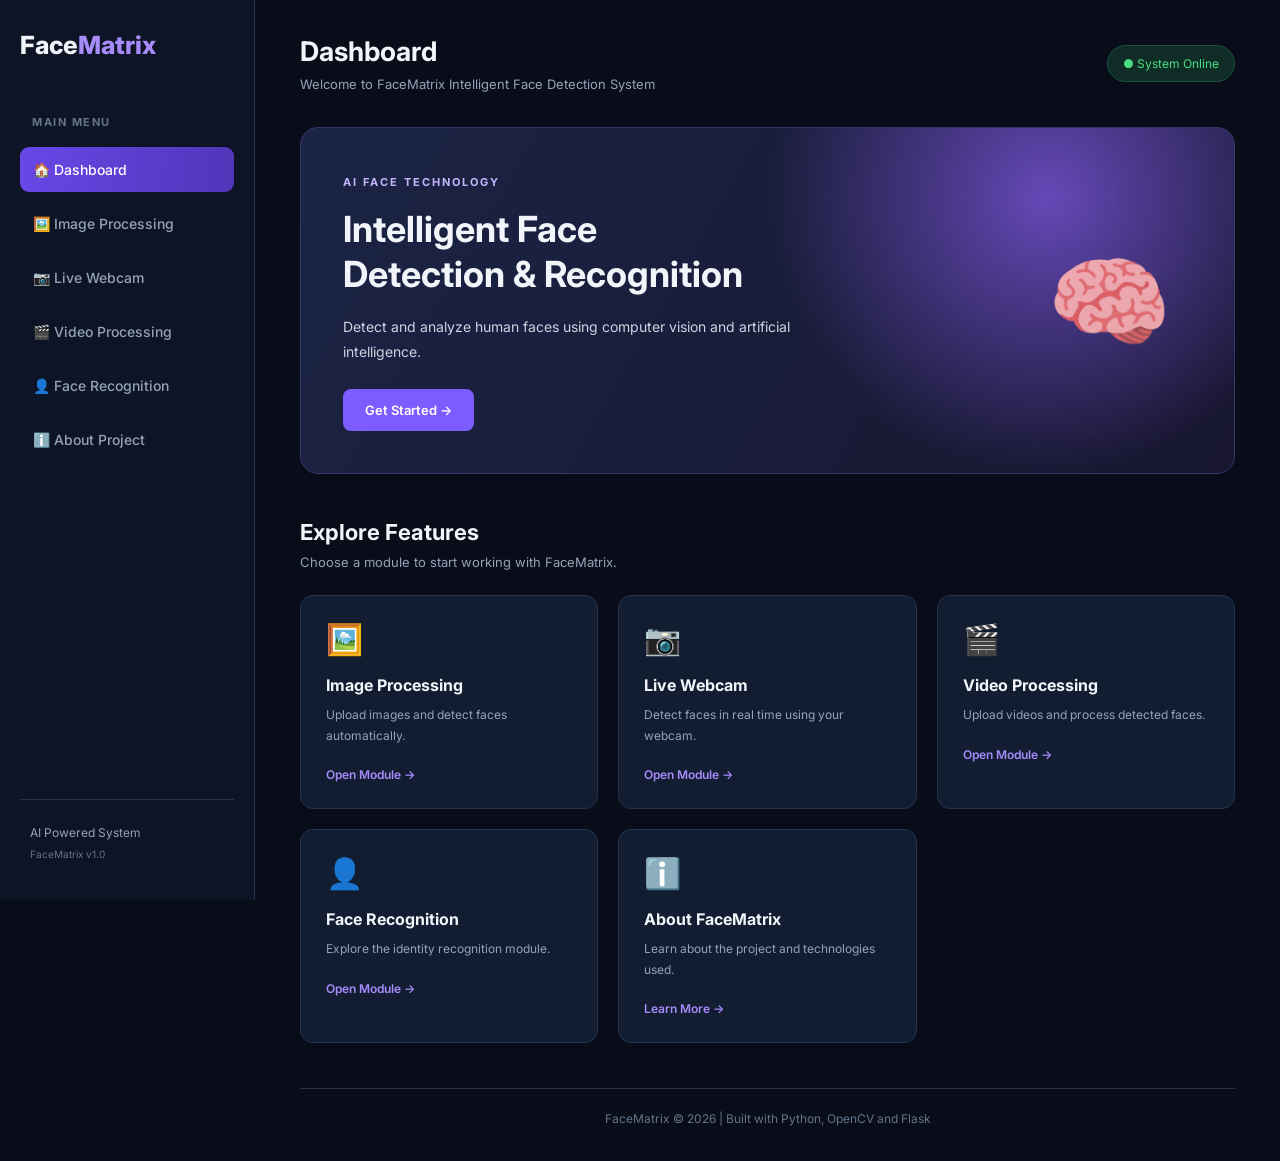
<file: frontend/index.html>
<!DOCTYPE html>
<html lang="en">
<head>
    <meta charset="UTF-8">
    <meta name="viewport" content="width=device-width, initial-scale=1.0">
    <title>FaceMatrix | Home</title>
    <link rel="stylesheet" href="style.css">
</head>
<body>

    <div class="app-layout">

        <aside class="sidebar">
            <h2 class="logo">Face<span>Matrix</span></h2>

            <p class="menu-heading">MAIN MENU</p>

            <nav>
                <a href="index.html" class="active">🏠 Dashboard</a>
                <a href="image.html">🖼️ Image Processing</a>
                <a href="webcam.html">📷 Live Webcam</a>
                <a href="video.html">🎬 Video Processing</a>
                <a href="recognition.html">👤 Face Recognition</a>
                <a href="about.html">ℹ️ About Project</a>
            </nav>

            <div class="sidebar-footer">
                <p>AI Powered System</p>
                <small>FaceMatrix v1.0</small>
            </div>
        </aside>

        <main class="main-content">

            <header class="topbar">
                <div>
                    <h1>Dashboard</h1>
                    <p>Welcome to FaceMatrix Intelligent Face Detection System</p>
                </div>
                <div class="status-badge">● System Online</div>
            </header>

            <section class="hero">
                <div>
                    <span class="hero-tag">AI FACE TECHNOLOGY</span>
                    <h2>Intelligent Face<br>Detection & Recognition</h2>
                    <p>
                        Detect and analyze human faces using computer vision
                        and artificial intelligence.
                    </p>
                    <a href="image.html" class="primary-btn">Get Started →</a>
                </div>
                <div class="hero-icon">🧠</div>
            </section>

            <section class="features">
                <h2>Explore Features</h2>
                <p class="section-description">
                    Choose a module to start working with FaceMatrix.
                </p>

                <div class="feature-grid">

                    <a href="image.html" class="feature-card">
                        <div class="feature-icon">🖼️</div>
                        <h3>Image Processing</h3>
                        <p>Upload images and detect faces automatically.</p>
                        <span>Open Module →</span>
                    </a>

                    <a href="webcam.html" class="feature-card">
                        <div class="feature-icon">📷</div>
                        <h3>Live Webcam</h3>
                        <p>Detect faces in real time using your webcam.</p>
                        <span>Open Module →</span>
                    </a>

                    <a href="video.html" class="feature-card">
                        <div class="feature-icon">🎬</div>
                        <h3>Video Processing</h3>
                        <p>Upload videos and process detected faces.</p>
                        <span>Open Module →</span>
                    </a>

                    <a href="recognition.html" class="feature-card">
                        <div class="feature-icon">👤</div>
                        <h3>Face Recognition</h3>
                        <p>Explore the identity recognition module.</p>
                        <span>Open Module →</span>
                    </a>

                    <a href="about.html" class="feature-card">
                        <div class="feature-icon">ℹ️</div>
                        <h3>About FaceMatrix</h3>
                        <p>Learn about the project and technologies used.</p>
                        <span>Learn More →</span>
                    </a>

                </div>
            </section>

            <footer class="dashboard-footer">
                FaceMatrix © 2026 | Built with Python, OpenCV and Flask
            </footer>

        </main>
    </div>

</body>
</html>
</file>
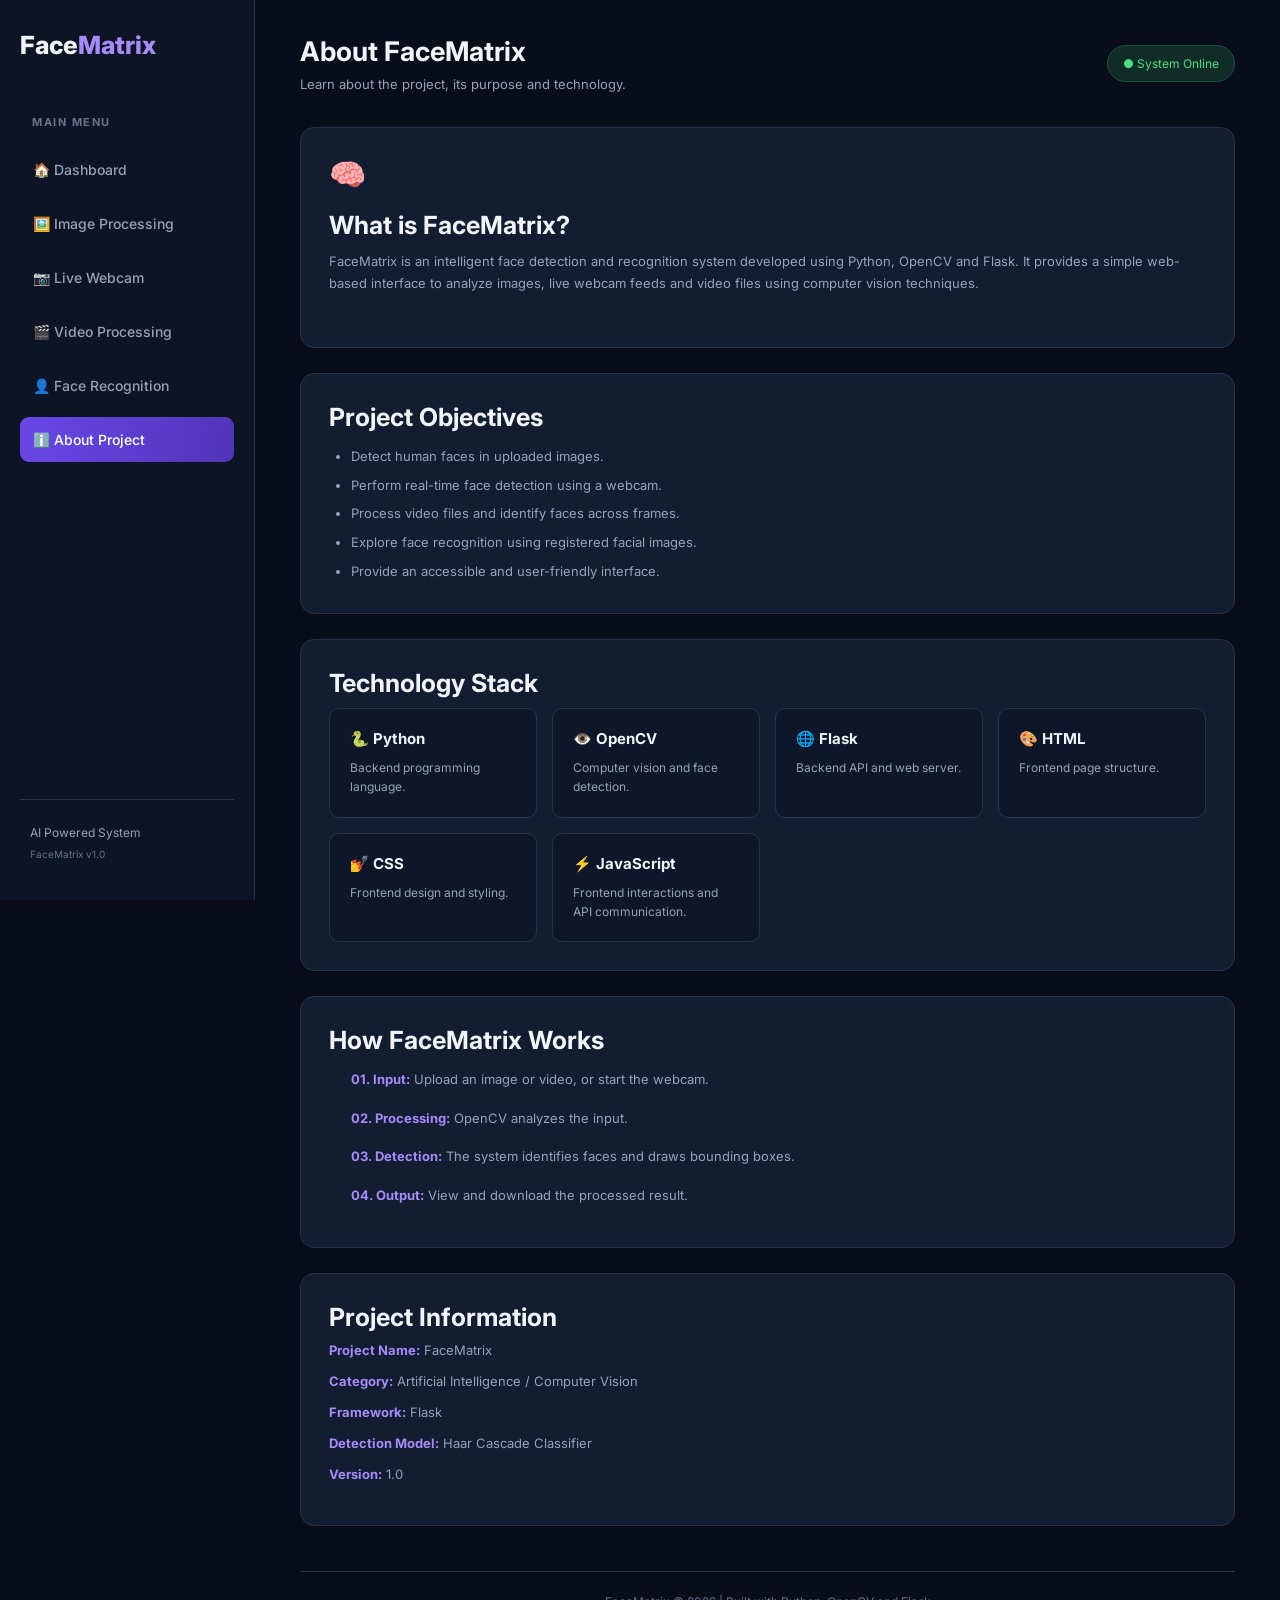
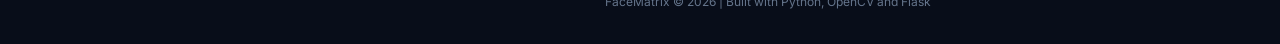
<file: frontend/about.html>
<!DOCTYPE html>
<html lang="en">
<head>
    <meta charset="UTF-8">
    <meta name="viewport" content="width=device-width, initial-scale=1.0">
    <title>FaceMatrix | About Project</title>
    <link rel="stylesheet" href="style.css">
</head>
<body>

<div class="app-layout">

    <aside class="sidebar">
        <h2 class="logo">Face<span>Matrix</span></h2>
        <p class="menu-heading">MAIN MENU</p>

        <nav>
            <a href="index.html">🏠 Dashboard</a>
            <a href="image.html">🖼️ Image Processing</a>
            <a href="webcam.html">📷 Live Webcam</a>
            <a href="video.html">🎬 Video Processing</a>
            <a href="recognition.html">👤 Face Recognition</a>
            <a href="about.html" class="active">ℹ️ About Project</a>
        </nav>

        <div class="sidebar-footer">
            <p>AI Powered System</p>
            <small>FaceMatrix v1.0</small>
        </div>
    </aside>

    <main class="main-content">

        <header class="topbar">
            <div>
                <h1>About FaceMatrix</h1>
                <p>Learn about the project, its purpose and technology.</p>
            </div>
            <div class="status-badge">● System Online</div>
        </header>

        <!-- PROJECT INTRODUCTION -->

        <section class="page-section">

            <div class="feature-icon">🧠</div>

            <h2 class="page-title">What is FaceMatrix?</h2>

            <p class="page-description">
                FaceMatrix is an intelligent face detection and
                recognition system developed using Python,
                OpenCV and Flask. It provides a simple web-based
                interface to analyze images, live webcam feeds
                and video files using computer vision techniques.
            </p>

        </section>

        <!-- PROJECT OBJECTIVES -->

        <section class="page-section">

            <h2 class="page-title">Project Objectives</h2>

            <ul class="about-list">
                <li>Detect human faces in uploaded images.</li>
                <li>Perform real-time face detection using a webcam.</li>
                <li>Process video files and identify faces across frames.</li>
                <li>Explore face recognition using registered facial images.</li>
                <li>Provide an accessible and user-friendly interface.</li>
            </ul>

        </section>

        <!-- TECHNOLOGY STACK -->

        <section class="page-section">

            <h2 class="page-title">Technology Stack</h2>

            <div class="tech-grid">

                <div class="tech-card">
                    <h3>🐍 Python</h3>
                    <p>Backend programming language.</p>
                </div>

                <div class="tech-card">
                    <h3>👁️ OpenCV</h3>
                    <p>Computer vision and face detection.</p>
                </div>

                <div class="tech-card">
                    <h3>🌐 Flask</h3>
                    <p>Backend API and web server.</p>
                </div>

                <div class="tech-card">
                    <h3>🎨 HTML</h3>
                    <p>Frontend page structure.</p>
                </div>

                <div class="tech-card">
                    <h3>💅 CSS</h3>
                    <p>Frontend design and styling.</p>
                </div>

                <div class="tech-card">
                    <h3>⚡ JavaScript</h3>
                    <p>Frontend interactions and API communication.</p>
                </div>

            </div>

        </section>

        <!-- HOW IT WORKS -->

        <section class="page-section">

            <h2 class="page-title">How FaceMatrix Works</h2>

            <div class="about-list">

                <p><strong>01. Input:</strong> Upload an image or video, or start the webcam.</p>

                <p><strong>02. Processing:</strong> OpenCV analyzes the input.</p>

                <p><strong>03. Detection:</strong> The system identifies faces and draws bounding boxes.</p>

                <p><strong>04. Output:</strong> View and download the processed result.</p>

            </div>

        </section>

        <!-- PROJECT INFORMATION -->

        <section class="page-section">

            <h2 class="page-title">Project Information</h2>

            <div class="project-info">

                <p><strong>Project Name:</strong> FaceMatrix</p>

                <p><strong>Category:</strong> Artificial Intelligence / Computer Vision</p>

                <p><strong>Framework:</strong> Flask</p>

                <p><strong>Detection Model:</strong> Haar Cascade Classifier</p>

                <p><strong>Version:</strong> 1.0</p>

            </div>

        </section>

        <footer class="dashboard-footer">
            FaceMatrix © 2026 | Built with Python, OpenCV and Flask
        </footer>

    </main>

</div>

</body>
</html>
</file>
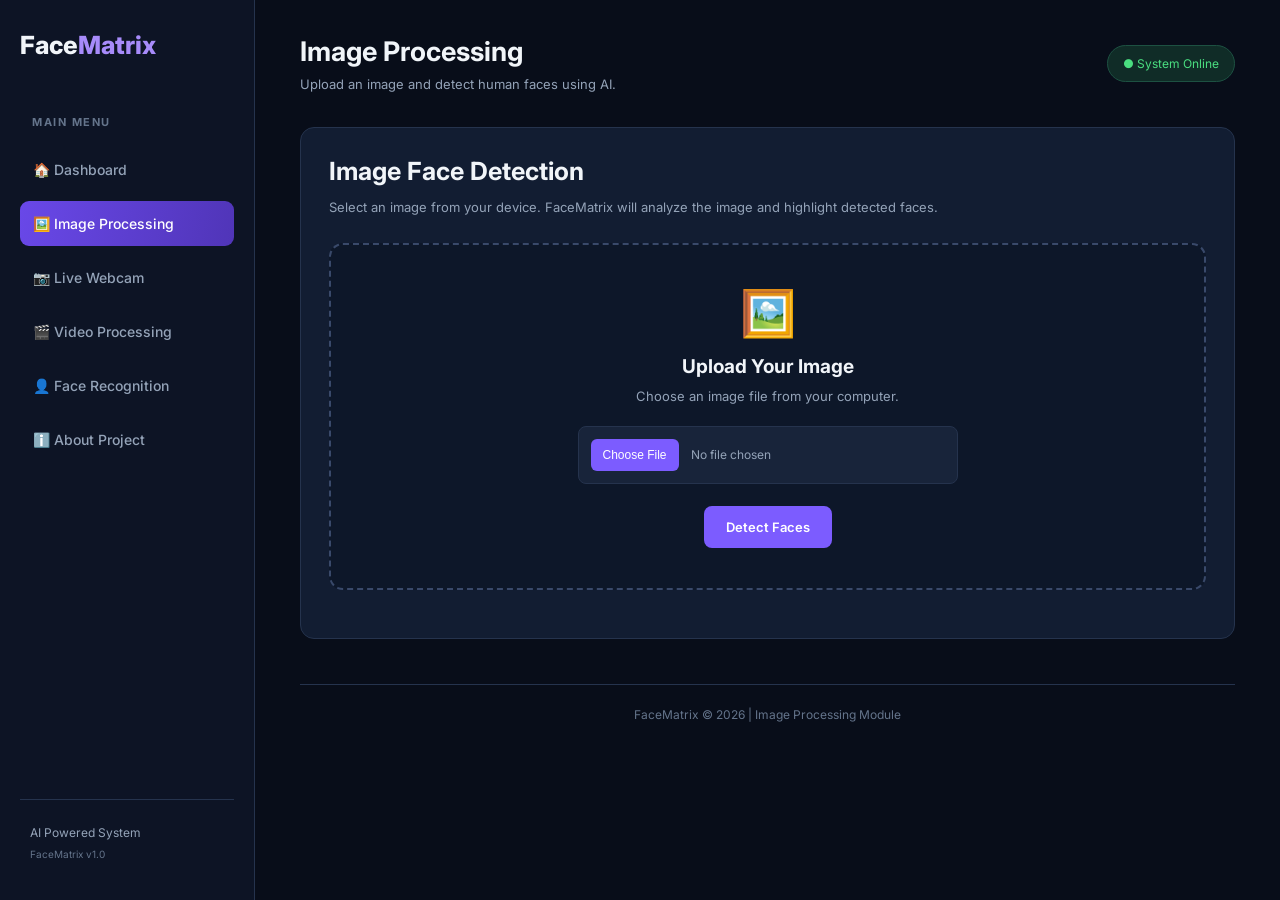
<file: frontend/image.html>
<!DOCTYPE html>
<html lang="en">
<head>
    <meta charset="UTF-8">
    <meta name="viewport" content="width=device-width, initial-scale=1.0">
    <title>FaceMatrix | Image Processing</title>
    <link rel="stylesheet" href="style.css">
</head>
<body>

<div class="app-layout">

    <aside class="sidebar">
        <h2 class="logo">Face<span>Matrix</span></h2>
        <p class="menu-heading">MAIN MENU</p>

        <nav>
            <a href="index.html">🏠 Dashboard</a>
            <a href="image.html" class="active">🖼️ Image Processing</a>
            <a href="webcam.html">📷 Live Webcam</a>
            <a href="video.html">🎬 Video Processing</a>
            <a href="recognition.html">👤 Face Recognition</a>
            <a href="about.html">ℹ️ About Project</a>
        </nav>

        <div class="sidebar-footer">
            <p>AI Powered System</p>
            <small>FaceMatrix v1.0</small>
        </div>
    </aside>

    <main class="main-content">

        <header class="topbar">
            <div>
                <h1>Image Processing</h1>
                <p>Upload an image and detect human faces using AI.</p>
            </div>
            <div class="status-badge">● System Online</div>
        </header>

        <section class="page-section">
            <h2 class="page-title">Image Face Detection</h2>
            <p class="page-description">
                Select an image from your device. FaceMatrix will analyze
                the image and highlight detected faces.
            </p>

            <div class="upload-area">
                <div class="feature-icon">🖼️</div>
                <h3>Upload Your Image</h3>
                <p>Choose an image file from your computer.</p>

                <input type="file" id="imageInput" accept="image/*">

                <button id="processImage" class="primary-btn">
                    Detect Faces
                </button>
            </div>

            <div id="imageStatus" class="result-status"></div>

            <div id="imageResult" class="result-section" style="display:none;">
                <h3>Detection Results</h3>

                <div class="result-count">
                    Faces Detected: <span id="faceCount">0</span>
                </div>

                <img id="processedImage" alt="Processed image">

                <a id="downloadImage" class="primary-btn" download="facematrix-result.jpg">
                    Download Processed Image
                </a>
            </div>
        </section>

        <footer class="dashboard-footer">
            FaceMatrix © 2026 | Image Processing Module
        </footer>

    </main>
</div>

<script src="image.js"></script>
</body>
</html>
</file>
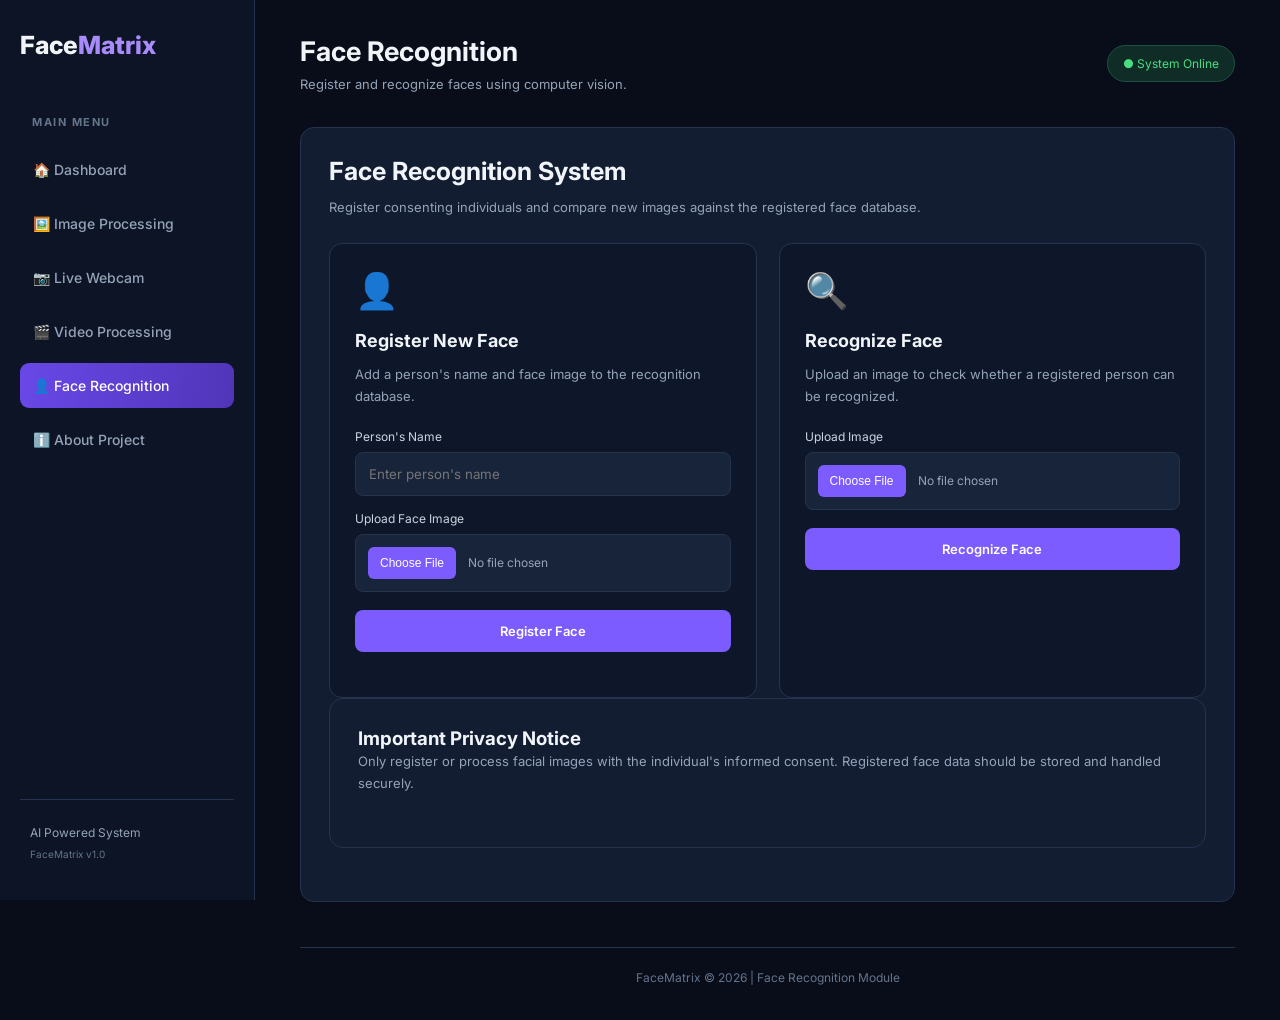
<file: frontend/recognition.html>
<!DOCTYPE html>
<html lang="en">
<head>
    <meta charset="UTF-8">
    <meta name="viewport" content="width=device-width, initial-scale=1.0">
    <title>FaceMatrix | Face Recognition</title>
    <link rel="stylesheet" href="style.css">
</head>
<body>

<div class="app-layout">

    <aside class="sidebar">
        <h2 class="logo">Face<span>Matrix</span></h2>
        <p class="menu-heading">MAIN MENU</p>

        <nav>
            <a href="index.html">🏠 Dashboard</a>
            <a href="image.html">🖼️ Image Processing</a>
            <a href="webcam.html">📷 Live Webcam</a>
            <a href="video.html">🎬 Video Processing</a>
            <a href="recognition.html" class="active">👤 Face Recognition</a>
            <a href="about.html">ℹ️ About Project</a>
        </nav>

        <div class="sidebar-footer">
            <p>AI Powered System</p>
            <small>FaceMatrix v1.0</small>
        </div>
    </aside>

    <main class="main-content">

        <header class="topbar">
            <div>
                <h1>Face Recognition</h1>
                <p>Register and recognize faces using computer vision.</p>
            </div>
            <div class="status-badge">● System Online</div>
        </header>

        <section class="page-section">

            <h2 class="page-title">Face Recognition System</h2>

            <p class="page-description">
                Register consenting individuals and compare new images
                against the registered face database.
            </p>

            <div class="recognition-grid">

                <!-- REGISTER FACE -->

                <div class="recognition-card">

                    <div class="feature-icon">👤</div>

                    <h3>Register New Face</h3>

                    <p>
                        Add a person's name and face image
                        to the recognition database.
                    </p>

                    <label for="personName">Person's Name</label>

                    <input
                        type="text"
                        id="personName"
                        placeholder="Enter person's name"
                    >

                    <label for="registerImage">Upload Face Image</label>

                    <input
                        type="file"
                        id="registerImage"
                        accept="image/*"
                    >

                    <button id="registerFace" class="primary-btn">
                        Register Face
                    </button>

                    <div id="registerStatus" class="result-status"></div>

                </div>

                <!-- RECOGNIZE FACE -->

                <div class="recognition-card">

                    <div class="feature-icon">🔍</div>

                    <h3>Recognize Face</h3>

                    <p>
                        Upload an image to check whether a
                        registered person can be recognized.
                    </p>

                    <label for="recognizeImage">Upload Image</label>

                    <input
                        type="file"
                        id="recognizeImage"
                        accept="image/*"
                    >

                    <button id="recognizeFace" class="primary-btn">
                        Recognize Face
                    </button>

                    <div id="recognizeStatus" class="result-status"></div>

                    <div id="recognitionResult" style="display:none;">

                        <h4>Recognition Result</h4>

                        <p>
                            Person:
                            <strong id="recognizedName">Unknown</strong>
                        </p>

                        <p>
                            Confidence:
                            <strong id="recognitionConfidence">-</strong>
                        </p>

                        <img id="recognizedImage" alt="Recognition result">

                    </div>

                </div>

            </div>

            <div class="page-section">
                <h3>Important Privacy Notice</h3>
                <p class="page-description">
                    Only register or process facial images with the
                    individual's informed consent. Registered face
                    data should be stored and handled securely.
                </p>
            </div>

        </section>

        <footer class="dashboard-footer">
            FaceMatrix © 2026 | Face Recognition Module
        </footer>

    </main>
</div>

<script src="recognition.js"></script>
</body>
</html>
</file>
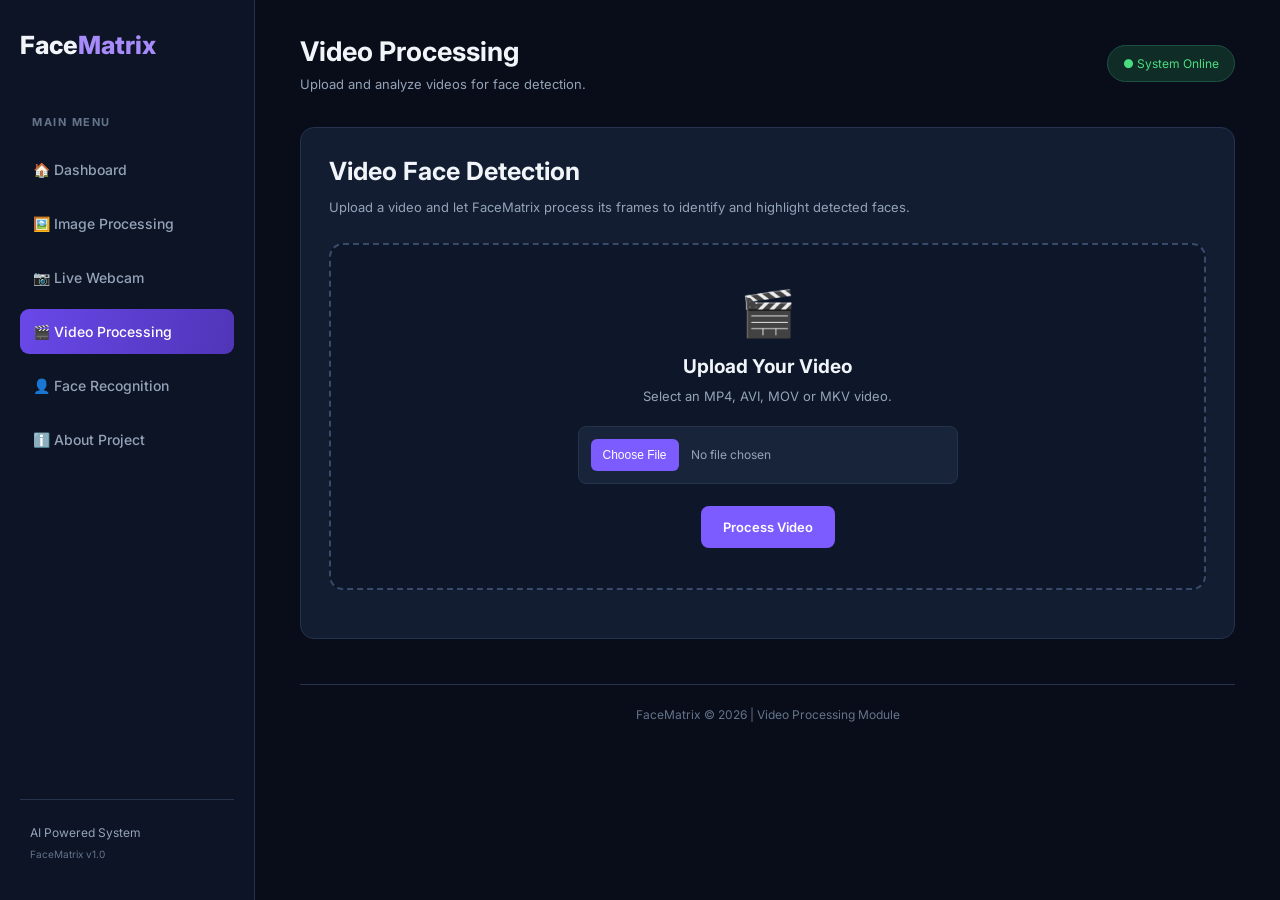
<file: frontend/video.html>
<!DOCTYPE html>
<html lang="en">
<head>
    <meta charset="UTF-8">
    <meta name="viewport" content="width=device-width, initial-scale=1.0">
    <title>FaceMatrix | Video Processing</title>
    <link rel="stylesheet" href="style.css">
</head>
<body>

<div class="app-layout">

    <aside class="sidebar">
        <h2 class="logo">Face<span>Matrix</span></h2>
        <p class="menu-heading">MAIN MENU</p>

        <nav>
            <a href="index.html">🏠 Dashboard</a>
            <a href="image.html">🖼️ Image Processing</a>
            <a href="webcam.html">📷 Live Webcam</a>
            <a href="video.html" class="active">🎬 Video Processing</a>
            <a href="recognition.html">👤 Face Recognition</a>
            <a href="about.html">ℹ️ About Project</a>
        </nav>

        <div class="sidebar-footer">
            <p>AI Powered System</p>
            <small>FaceMatrix v1.0</small>
        </div>
    </aside>

    <main class="main-content">

        <header class="topbar">
            <div>
                <h1>Video Processing</h1>
                <p>Upload and analyze videos for face detection.</p>
            </div>
            <div class="status-badge">● System Online</div>
        </header>

        <section class="page-section">

            <h2 class="page-title">Video Face Detection</h2>

            <p class="page-description">
                Upload a video and let FaceMatrix process its frames
                to identify and highlight detected faces.
            </p>

            <div class="upload-area">

                <div class="feature-icon">🎬</div>

                <h3>Upload Your Video</h3>

                <p>Select an MP4, AVI, MOV or MKV video.</p>

                <input
                    type="file"
                    id="videoInput"
                    accept="video/mp4,video/avi,video/quicktime,video/x-matroska,.mkv,.avi,.mov,.mp4"
                >

                <button id="processVideo" class="primary-btn">
                    Process Video
                </button>

            </div>

            <div id="videoStatus" class="result-status"></div>

            <div id="videoResult" class="result-section" style="display:none;">

                <h3>Video Processing Results</h3>

                <div class="result-count">
                    Frames Processed:
                    <span id="framesProcessed">0</span>
                </div>

                <div class="result-count">
                    Total Face Detections:
                    <span id="totalFaceDetections">0</span>
                </div>

                <video
                    id="processedVideo"
                    controls
                    playsinline
                ></video>

                <a
                    id="downloadVideo"
                    class="primary-btn"
                    download="facematrix-processed.mp4"
                >
                    Download Processed Video
                </a>

            </div>

        </section>

        <footer class="dashboard-footer">
            FaceMatrix © 2026 | Video Processing Module
        </footer>

    </main>
</div>

<script src="video.js"></script>
</body>
</html>
</file>
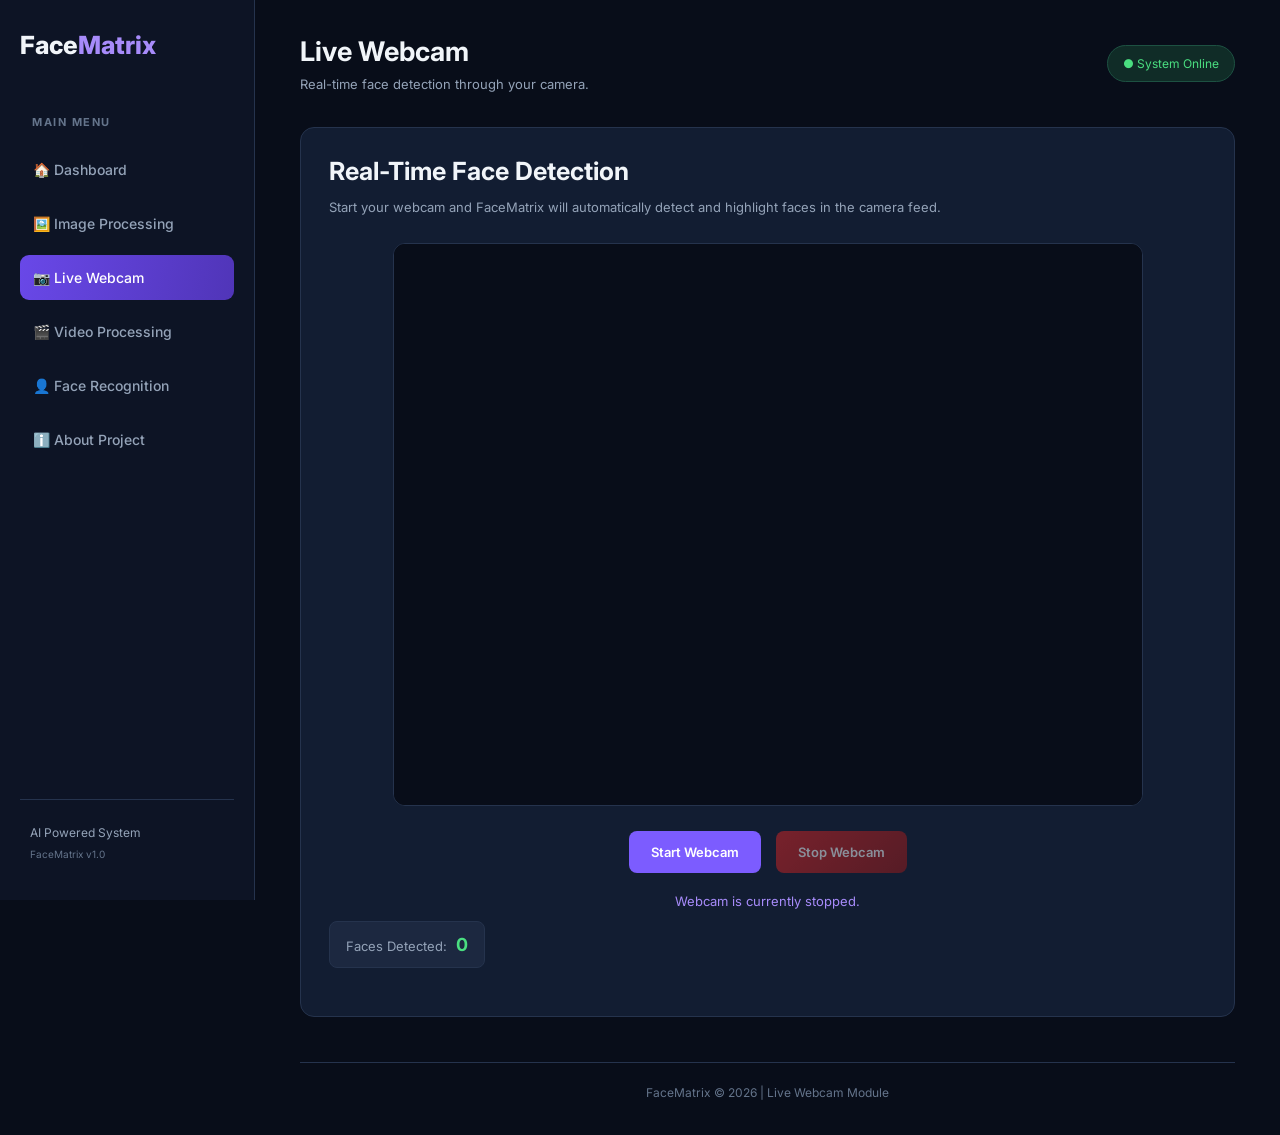
<file: frontend/webcam.html>
<!DOCTYPE html>
<html lang="en">
<head>
    <meta charset="UTF-8">
    <meta name="viewport" content="width=device-width, initial-scale=1.0">
    <title>FaceMatrix | Live Webcam</title>
    <link rel="stylesheet" href="style.css">
</head>
<body>

<div class="app-layout">

    <aside class="sidebar">
        <h2 class="logo">Face<span>Matrix</span></h2>
        <p class="menu-heading">MAIN MENU</p>

        <nav>
            <a href="index.html">🏠 Dashboard</a>
            <a href="image.html">🖼️ Image Processing</a>
            <a href="webcam.html" class="active">📷 Live Webcam</a>
            <a href="video.html">🎬 Video Processing</a>
            <a href="recognition.html">👤 Face Recognition</a>
            <a href="about.html">ℹ️ About Project</a>
        </nav>

        <div class="sidebar-footer">
            <p>AI Powered System</p>
            <small>FaceMatrix v1.0</small>
        </div>
    </aside>

    <main class="main-content">

        <header class="topbar">
            <div>
                <h1>Live Webcam</h1>
                <p>Real-time face detection through your camera.</p>
            </div>
            <div class="status-badge">● System Online</div>
        </header>

        <section class="page-section">

            <h2 class="page-title">Real-Time Face Detection</h2>

            <p class="page-description">
                Start your webcam and FaceMatrix will automatically
                detect and highlight faces in the camera feed.
            </p>

            <div class="webcam-container">

                <video id="webcam" autoplay playsinline muted></video>

                <canvas id="webcamCanvas"></canvas>

            </div>

            <div class="webcam-controls">

                <button id="startWebcam" class="primary-btn">
                    Start Webcam
                </button>

                <button id="stopWebcam" class="primary-btn" disabled>
                    Stop Webcam
                </button>

            </div>

            <div id="webcamStatus" class="result-status">
                Webcam is currently stopped.
            </div>

            <div class="result-count">
                Faces Detected: <span id="webcamFaceCount">0</span>
            </div>

        </section>

        <footer class="dashboard-footer">
            FaceMatrix © 2026 | Live Webcam Module
        </footer>

    </main>
</div>

<script src="webcam.js"></script>
</body>
</html>
</file>
<file: frontend/style.css>
@import url('https://fonts.googleapis.com/css2?family=Inter:wght@400;500;600;700;800&display=swap');

:root {
    --bg: #080d19;
    --sidebar: #0d1425;
    --card: #121d32;
    --card-hover: #192741;
    --border: #25334d;
    --text: #f1f5f9;
    --muted: #94a3b8;
    --primary: #7c5cff;
    --primary-light: #a78bfa;
    --success: #4ade80;
}

* {
    margin: 0;
    padding: 0;
    box-sizing: border-box;
}

body {
    font-family: 'Inter', sans-serif;
    background: var(--bg);
    color: var(--text);
    min-height: 100vh;
}

a {
    text-decoration: none;
    color: inherit;
}

button,
input {
    font-family: inherit;
}

/* =========================
   MAIN LAYOUT
========================= */

.app-layout {
    display: flex;
    min-height: 100vh;
}

/* =========================
   SIDEBAR
========================= */

.sidebar {
    width: 255px;
    min-height: 100vh;
    background: var(--sidebar);
    border-right: 1px solid var(--border);
    padding: 30px 20px;
    display: flex;
    flex-direction: column;
    position: fixed;
    left: 0;
    top: 0;
    bottom: 0;
    z-index: 10;
}

.logo {
    font-size: 25px;
    font-weight: 800;
    margin-bottom: 55px;
}

.logo span {
    color: var(--primary-light);
}

.menu-heading {
    font-size: 11px;
    color: #64748b;
    font-weight: 700;
    letter-spacing: 1.5px;
    margin: 0 0 18px 12px;
}

.sidebar nav {
    display: flex;
    flex-direction: column;
    gap: 9px;
}

.sidebar nav a {
    display: block;
    padding: 14px 13px;
    color: var(--muted);
    border-radius: 9px;
    font-size: 14px;
    font-weight: 500;
    transition: 0.25s;
}

.sidebar nav a:hover,
.sidebar nav a.active {
    color: white;
    background: linear-gradient(100deg, #6948e8, #5035b8);
}

.sidebar-footer {
    margin-top: auto;
    border-top: 1px solid var(--border);
    padding: 22px 10px 5px;
    color: var(--muted);
    font-size: 12px;
    line-height: 1.8;
}

.sidebar-footer small {
    color: #64748b;
}

/* =========================
   MAIN CONTENT
========================= */

.main-content {
    margin-left: 255px;
    width: calc(100% - 255px);
    padding: 35px 45px;
}

.topbar {
    display: flex;
    justify-content: space-between;
    align-items: center;
    gap: 20px;
    margin-bottom: 35px;
}

.topbar h1 {
    font-size: 27px;
    margin-bottom: 8px;
}

.topbar p {
    color: var(--muted);
    font-size: 13px;
}

.status-badge {
    background: #102c27;
    color: var(--success);
    border: 1px solid #1d5142;
    padding: 10px 15px;
    border-radius: 25px;
    font-size: 12px;
    white-space: nowrap;
}

/* =========================
   HERO SECTION
========================= */

.hero {
    min-height: 285px;
    background:
        radial-gradient(circle at 80% 20%, #6549b7 0%, transparent 35%),
        linear-gradient(120deg, #1b2445, #17152f);
    border: 1px solid #3b3569;
    border-radius: 18px;
    padding: 42px;
    display: flex;
    align-items: center;
    justify-content: space-between;
    gap: 25px;
    overflow: hidden;
    margin-bottom: 45px;
}

.hero-tag {
    color: #c4b5fd;
    font-size: 11px;
    font-weight: 700;
    letter-spacing: 2px;
}

.hero h2 {
    font-size: clamp(25px, 3vw, 36px);
    line-height: 1.25;
    margin: 17px 0;
}

.hero p {
    color: #cbd5e1;
    font-size: 14px;
    max-width: 470px;
    line-height: 1.8;
    margin-bottom: 25px;
}

.hero-icon {
    font-size: 100px;
    opacity: 0.9;
    padding: 20px;
}

/* =========================
   BUTTONS
========================= */

.primary-btn {
    display: inline-block;
    background: var(--primary);
    color: white;
    padding: 13px 22px;
    border: none;
    border-radius: 8px;
    font-size: 13px;
    font-weight: 600;
    cursor: pointer;
    transition: 0.25s;
    text-align: center;
}

.primary-btn:hover {
    background: #6546e8;
    transform: translateY(-2px);
}

.primary-btn:disabled {
    opacity: 0.5;
    cursor: not-allowed;
    transform: none;
}

/* =========================
   FEATURE CARDS
========================= */

.features h2 {
    font-size: 22px;
    margin-bottom: 9px;
}

.section-description {
    color: var(--muted);
    font-size: 13px;
    margin-bottom: 25px;
}

.feature-grid {
    display: grid;
    grid-template-columns: repeat(auto-fit, minmax(230px, 1fr));
    gap: 20px;
}

.feature-card {
    display: block;
    background: var(--card);
    border: 1px solid var(--border);
    border-radius: 13px;
    padding: 25px;
    min-height: 205px;
    transition: 0.25s;
}

.feature-card:hover {
    background: var(--card-hover);
    border-color: var(--primary);
    transform: translateY(-4px);
}

.feature-icon {
    font-size: 30px;
    margin-bottom: 18px;
}

.feature-card h3 {
    font-size: 16px;
    margin-bottom: 10px;
}

.feature-card p {
    font-size: 12px;
    color: var(--muted);
    line-height: 1.7;
    margin-bottom: 17px;
}

.feature-card span {
    color: var(--primary-light);
    font-size: 12px;
    font-weight: 600;
}

/* =========================
   COMMON PAGE SECTIONS
========================= */

.page-section {
    background: var(--card);
    border: 1px solid var(--border);
    border-radius: 14px;
    padding: 28px;
    margin-bottom: 25px;
}

.page-title {
    font-size: 25px;
    margin-bottom: 10px;
}

.page-description {
    color: var(--muted);
    font-size: 13px;
    line-height: 1.7;
    margin-bottom: 25px;
}

/* =========================
   UPLOAD AREA
========================= */

.upload-area {
    background: #0d1729;
    border: 2px dashed #39496a;
    border-radius: 14px;
    padding: 40px 25px;
    text-align: center;
    transition: 0.25s;
}

.upload-area:hover {
    border-color: var(--primary);
}

.upload-area .feature-icon {
    font-size: 45px;
    margin-bottom: 15px;
}

.upload-area h3 {
    font-size: 19px;
    margin-bottom: 10px;
}

.upload-area p {
    color: var(--muted);
    font-size: 13px;
    margin-bottom: 22px;
}

input[type="file"] {
    display: block;
    width: 100%;
    max-width: 380px;
    margin: 0 auto 22px;
    padding: 12px;
    background: #18243a;
    color: var(--muted);
    border: 1px solid var(--border);
    border-radius: 8px;
    font-size: 12px;
}

input[type="file"]::file-selector-button {
    background: var(--primary);
    color: white;
    border: none;
    padding: 9px 12px;
    border-radius: 6px;
    margin-right: 12px;
    cursor: pointer;
}

/* =========================
   RESULT SECTION
========================= */

.result-status {
    color: var(--primary-light);
    font-size: 13px;
    margin-top: 20px;
    line-height: 1.6;
    overflow-wrap: anywhere;
}

.result-section {
    margin-top: 30px;
    padding: 25px;
    background: #0d1729;
    border: 1px solid var(--border);
    border-radius: 12px;
}

.result-section h3 {
    font-size: 19px;
    margin-bottom: 20px;
}

.result-count {
    display: inline-block;
    margin: 10px 10px 20px 0;
    padding: 12px 16px;
    background: #1c2840;
    border: 1px solid var(--border);
    border-radius: 8px;
    color: var(--muted);
    font-size: 13px;
}

.result-count span {
    color: var(--success);
    font-weight: 700;
    margin-left: 5px;
}

#processedImage,
#recognizedImage {
    display: block;
    width: 100%;
    max-width: 700px;
    max-height: 500px;
    object-fit: contain;
    background: #080d19;
    border: 1px solid var(--border);
    border-radius: 10px;
    margin: 15px 0 22px;
}

#processedVideo {
    display: block;
    width: 100%;
    max-width: 750px;
    max-height: 450px;
    background: #000;
    border-radius: 10px;
    margin: 20px 0;
}

/* =========================
   LIVE WEBCAM
========================= */

.webcam-container {
    position: relative;
    width: 100%;
    max-width: 750px;
    margin: 25px auto;
    background: #080d19;
    border: 1px solid var(--border);
    border-radius: 12px;
    overflow: hidden;
    aspect-ratio: 4 / 3;
}

#webcam {
    position: absolute;
    inset: 0;
    width: 100%;
    height: 100%;
    object-fit: contain;
    opacity: 0;
}

#webcamCanvas {
    position: relative;
    z-index: 1;
    display: block;
    width: 100%;
    height: 100%;
    object-fit: contain;
    background: #080d19;
}

.webcam-controls {
    display: flex;
    justify-content: center;
    gap: 15px;
    flex-wrap: wrap;
    margin-top: 20px;
}

#stopWebcam {
    background: linear-gradient(135deg, #dc2626, #991b1b);
}

#stopWebcam:hover {
    background: #b91c1c;
}

#webcamStatus {
    text-align: center;
    margin-top: 18px;
}

#webcamFaceCount {
    color: var(--success);
    font-size: 18px;
}

/* =========================
   FACE RECOGNITION
========================= */

.recognition-grid {
    display: grid;
    grid-template-columns: repeat(2, minmax(0, 1fr));
    gap: 22px;
}

.recognition-card {
    background: #0d1729;
    border: 1px solid var(--border);
    border-radius: 13px;
    padding: 25px;
}

.recognition-card .feature-icon {
    font-size: 35px;
}

.recognition-card h3 {
    font-size: 18px;
    margin-bottom: 12px;
}

.recognition-card > p {
    color: var(--muted);
    font-size: 13px;
    line-height: 1.7;
    margin-bottom: 22px;
}

.recognition-card label {
    display: block;
    color: #cbd5e1;
    font-size: 12px;
    margin: 15px 0 8px;
}

.recognition-card input[type="text"] {
    width: 100%;
    padding: 13px;
    background: #18243a;
    border: 1px solid var(--border);
    border-radius: 8px;
    color: white;
    outline: none;
}

.recognition-card input[type="text"]:focus {
    border-color: var(--primary);
}

.recognition-card input[type="file"] {
    max-width: 100%;
    margin: 0 0 18px;
}

.recognition-card .primary-btn {
    width: 100%;
}

#recognitionResult {
    margin-top: 25px;
    padding: 20px;
    background: #17243a;
    border-radius: 10px;
}

#recognitionResult h4 {
    margin-bottom: 15px;
}

#recognitionResult p {
    font-size: 13px;
    margin-bottom: 10px;
    color: var(--muted);
}

#recognitionResult strong {
    color: var(--success);
}

/* =========================
   ABOUT PAGE
========================= */

.about-list {
    padding-left: 22px;
    color: var(--muted);
    font-size: 13px;
    line-height: 2.2;
}

.about-list p {
    margin-bottom: 10px;
}

.about-list strong {
    color: var(--primary-light);
}

.tech-grid {
    display: grid;
    grid-template-columns: repeat(auto-fit, minmax(180px, 1fr));
    gap: 15px;
}

.tech-card {
    padding: 20px;
    background: #0d1729;
    border: 1px solid var(--border);
    border-radius: 10px;
    transition: 0.25s;
}

.tech-card:hover {
    border-color: var(--primary);
    transform: translateY(-3px);
}

.tech-card h3 {
    font-size: 15px;
    margin-bottom: 10px;
}

.tech-card p {
    color: var(--muted);
    font-size: 12px;
    line-height: 1.6;
}

.project-info p {
    color: var(--muted);
    font-size: 13px;
    margin-bottom: 15px;
}

.project-info strong {
    color: var(--primary-light);
}

/* =========================
   FOOTER
========================= */

.dashboard-footer {
    border-top: 1px solid var(--border);
    margin-top: 45px;
    padding-top: 22px;
    text-align: center;
    color: #64748b;
    font-size: 12px;
}

/* =========================
   RESPONSIVE DESIGN
========================= */

@media (max-width: 1000px) {

    .sidebar {
        width: 220px;
    }

    .main-content {
        margin-left: 220px;
        width: calc(100% - 220px);
        padding: 25px;
    }

    .recognition-grid {
        grid-template-columns: 1fr;
    }

}

@media (max-width: 650px) {

    .app-layout {
        display: block;
    }

    .sidebar {
        position: relative;
        width: 100%;
        min-height: auto;
        padding: 20px;
    }

    .logo {
        margin-bottom: 20px;
    }

    .menu-heading,
    .sidebar-footer {
        display: none;
    }

    .sidebar nav {
        flex-direction: row;
        flex-wrap: wrap;
    }

    .sidebar nav a {
        padding: 10px;
        font-size: 12px;
    }

    .main-content {
        margin-left: 0;
        width: 100%;
        padding: 20px;
    }

    .hero {
        padding: 25px;
    }

    .hero-icon {
        display: none;
    }

    .topbar {
        align-items: flex-start;
    }

    .topbar h1 {
        font-size: 22px;
    }

    .status-badge {
        font-size: 10px;
    }

    .page-section {
        padding: 20px;
    }

    .upload-area {
        padding: 25px 15px;
    }

}
</file>
